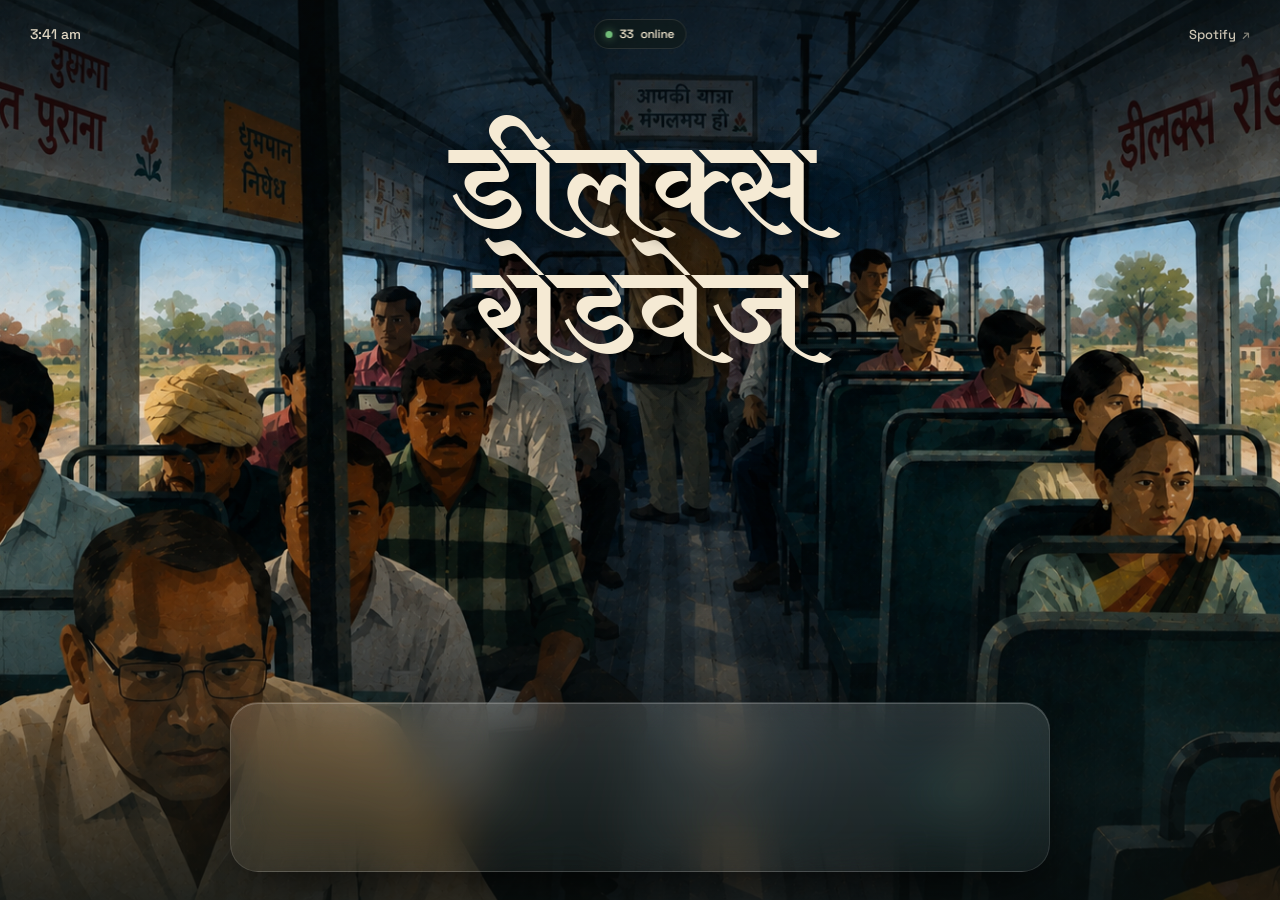
<file: index.html>
<!DOCTYPE html>
<html lang="hi">
<head>
    <meta charset="UTF-8">

    <meta
        name="viewport"
        content="width=device-width, initial-scale=1.0, viewport-fit=cover"
    >

    <title>डीलक्स रोडवेज</title>

    <link
        rel="icon"
        type="image/svg+xml"
        href="data:image/svg+xml,%3Csvg xmlns='http://www.w3.org/2000/svg' viewBox='0 0 32 32'%3E%3Crect x='2' y='2' width='28' height='24' rx='4' fill='%232563EB'/%3E%3Crect x='5' y='5' width='22' height='9' rx='2' fill='%2393C5FD'/%3E%3Cline x1='2' y1='17' x2='30' y2='17' stroke='%231E40AF' stroke-width='1.5'/%3E%3Ccircle cx='6.5' cy='21' r='1.75' fill='%23FDE047'/%3E%3Ccircle cx='25.5' cy='21' r='1.75' fill='%23FDE047'/%3E%3Crect x='12' y='20' width='8' height='2' rx='1' fill='%231E40AF'/%3E%3Crect x='5' y='26' width='5' height='4' rx='1' fill='%231E293B'/%3E%3Crect x='22' y='26' width='5' height='4' rx='1' fill='%231E293B'/%3E%3C/svg%3E"
    >

    <link rel="preconnect" href="https://fonts.googleapis.com">
    <link rel="preconnect" href="https://fonts.gstatic.com" crossorigin>

    <link
        href="https://fonts.googleapis.com/css2?family=Amita:wght@400;700&family=Cormorant:wght@300;400;500;600;700&family=Space+Grotesk:wght@400;500;600;700&display=swap"
        rel="stylesheet"
    >

    <style>
/* =========================================
   DELUXE ROADWAYS
   VISUAL THEME
========================================= */

:root {

    --cream: #f5ead4;
    --cream-soft: #e9dcc4;

    --dark: #17201c;
    --dark-soft: rgba(20, 28, 25, 0.86);

    --gold: #d1ad70;
    --green: #78927b;

    --white-soft: rgba(255, 255, 255, 0.72);

}


/* =========================================
   RESET
========================================= */

* {

    margin: 0;
    padding: 0;

    box-sizing: border-box;

}


html,
body {

    width: 100%;
    height: 100%;

}


html {

    background: #101613;

}


body {

    font-family:
        "Space Grotesk",
        sans-serif;

    background: #101613;

    color: var(--cream);

    overflow: hidden;

}


/* =========================================
   SCENE
========================================= */

.scene {

    position: relative;

    width: 100vw;
    width: 100dvw;

    height: 100vh;
    height: 100dvh;

    min-height: 100svh;

    background-image:
        url("assets/b12.png");

    background-size: cover;

    background-position: center;

    background-repeat: no-repeat;

}


/* =========================================
   CINEMATIC OVERLAY
========================================= */

.overlay {

    position: absolute;

    inset: 0;

    background:

        linear-gradient(
            180deg,
            rgba(12, 18, 16, 0.30) 0%,
            rgba(12, 18, 16, 0.03) 40%,
            rgba(12, 18, 16, 0.08) 60%,
            rgba(12, 18, 16, 0.62) 100%
        );

    pointer-events: none;

}


/* =========================================
   TOP BAR
========================================= */

.topbar {

    position: absolute;

    top: 0;
    left: 0;

    width: 100%;

    padding: 25px 30px;

    display: flex;

    align-items: center;

    z-index: 20;

}


/* =========================================
   CLOCK
========================================= */

.time {

    font-size: 14px;

    font-weight: 500;

    color: var(--cream);

    opacity: 0.9;

}


/* =========================================
   ONLINE
========================================= */

.online {

    position: absolute;

    left: 50%;

    transform: translateX(-50%);

    display: flex;

    align-items: center;

    gap: 7px;

    padding: 6px 11px;

    border-radius: 20px;

    background:
        rgba(18, 27, 23, 0.55);

    border:
        1px solid
        rgba(245, 234, 212, 0.12);

    backdrop-filter: blur(8px);

    -webkit-backdrop-filter: blur(8px);

    font-size: 12px;

    font-weight: 500;

    color: #fff3d8;

    opacity: 0.95;

}


.online-dot {

    width: 7px;
    height: 7px;

    flex-shrink: 0;

    border-radius: 50%;

    background: #78c77f;

    box-shadow:
        0 0 8px
        rgba(120, 199, 127, 0.7);

}


/* =========================================
   TOP LINKS
========================================= */

.links {

    margin-left: auto;

    display: flex;

    gap: 24px;

}


.links a {

    color: var(--cream);

    text-decoration: none;

    font-size: 13px;

    font-weight: 500;

    opacity: 0.82;

    transition:
        color 0.2s ease,
        opacity 0.2s ease;

}


.links a:hover {

    color: var(--gold);

    opacity: 1;

}


.links a span {

    margin-left: 3px;

    opacity: 0.6;

}


/* =========================================
   TITLE
========================================= */

.hero {

    position: absolute;

    top: 15%;

    left: 50%;

    transform:
        translateX(-50%);

    width: 90%;

    text-align: center;

    z-index: 10;

    pointer-events: none;

}


/* =========================================
   TITLE GLOW
========================================= */

.hero::before {

    content: "";

    position: absolute;

    left: 50%;
    top: 50%;

    width: 600px;
    height: 350px;

    transform:
        translate(-50%, -50%);

    background:

        radial-gradient(
            ellipse,
            rgba(20, 18, 14, 0.22) 0%,
            rgba(20, 18, 14, 0.08) 45%,
            transparent 72%
        );

    z-index: -1;

    pointer-events: none;

}


/* =========================================
   ROADWAYS TITLE
========================================= */

.roadways-title {

    margin: 0;
    padding: 0;

    display: flex;

    flex-direction: column;

    align-items: center;

    font-family:
        "Amita",
        serif;

    font-weight: 700;

    line-height: 1;

    letter-spacing: 0;

    color: var(--cream);

    text-shadow:

        0 4px 10px
        rgba(0, 0, 0, 0.28),

        0 10px 30px
        rgba(0, 0, 0, 0.22);

}


.roadways-title .deluxe {

    font-size:
        clamp(75px, 9vw, 145px);

    transform:
        translateX(-8px);

    margin-bottom: 10px;

}


.roadways-title .roadways {

    font-size:
        clamp(75px, 9vw, 145px);

}


/* =========================================
   PLAYER
========================================= */

.player {

    position: fixed;

    left: 50%;

    bottom:
        calc(28px + env(safe-area-inset-bottom));

    transform:
        translateX(-50%);

    width:
        min(
            780px,
            calc(100vw - 40px)
        );

    min-height: 94px;

    padding: 10px 18px;

    display: flex;

    align-items: center;

    gap: 17px;

    z-index: 9999;

    border-radius: 52px;

    background:
        rgba(20, 27, 24, 0.48);

    backdrop-filter:
        blur(12px);

    -webkit-backdrop-filter:
        blur(12px);

    border:
        1px solid
        rgba(245, 234, 212, 0.18);

    box-shadow:
        0 18px 50px
        rgba(0, 0, 0, 0.38);

}


/* =========================================
   ALBUM ART
========================================= */

.album-art {

    width: 68px;
    height: 68px;

    flex-shrink: 0;

    overflow: hidden;

    border-radius: 50%;

    border:
        1px solid
        rgba(245, 234, 212, 0.16);

    box-shadow:
        0 6px 18px
        rgba(0, 0, 0, 0.35);

}


.album-art img {

    width: 100%;
    height: 100%;

    display: block;

    object-fit: cover;

}


/* =========================================
   HIDDEN YOUTUBE PLAYER
========================================= */

#youtube-player {

    position: fixed;

    width: 1px;
    height: 1px;

    left: -9999px;
    top: -9999px;

    opacity: 0;

    pointer-events: none;

}


/* =========================================
   TRACK INFO
========================================= */

.track-info {

    flex: 1;

    min-width: 0;

}


/* =========================================
   NOW PLAYING
========================================= */

.now-playing {

    margin-bottom: 3px;

    font-size: 8px;

    font-weight: 600;

    letter-spacing: 1.5px;

    color: var(--gold);

    opacity: 0.9;

}


/* =========================================
   SONG
========================================= */

.song-name {

    font-size: 15px;

    font-weight: 600;

    color: var(--cream);

    white-space: nowrap;

    overflow: hidden;

    text-overflow: ellipsis;

}


/* =========================================
   ARTIST
========================================= */

.artist {

    margin-top: 3px;

    font-size: 11px;

    color: var(--white-soft);

    white-space: nowrap;

    overflow: hidden;

    text-overflow: ellipsis;

}


/* =========================================
   PROGRESS
========================================= */

.progress-container {

    margin-top: 9px;

}


.progress-bar {

    width: 100%;

    height: 3px;

    background:
        rgba(245, 234, 212, 0.18);

    border-radius: 10px;

    cursor: pointer;

    overflow: hidden;

}


.progress-bar:focus-visible {

    outline:
        1px solid
        var(--gold);

    outline-offset: 4px;

}


.progress {

    width: 0%;

    height: 100%;

    background:
        var(--gold);

    border-radius: 10px;

}


/* =========================================
   TIME LABELS
========================================= */

.time-labels {

    display: flex;

    justify-content: space-between;

    margin-top: 4px;

    font-size: 8px;

    color:
        rgba(245, 234, 212, 0.42);

}


/* =========================================
   CONTROLS
========================================= */

.controls {

    display: flex;

    align-items: center;

    gap: 13px;

    flex-shrink: 0;

}


.controls button {

    border: none;

    background: transparent;

    color: var(--cream);

    cursor: pointer;

    font-family:
        "Space Grotesk",
        sans-serif;

    -webkit-tap-highlight-color:
        transparent;

}


/* =========================================
   PREVIOUS / NEXT
========================================= */

.side-button {

    width: 26px;
    height: 35px;

    display: flex;

    align-items: center;
    justify-content: center;

    font-size: 12px;

    opacity: 0.55;

    transition:
        color 0.2s ease,
        opacity 0.2s ease,
        transform 0.2s ease;

}


.side-button:hover {

    color: var(--gold);

    opacity: 1;

    transform:
        scale(1.08);

}


.side-button:focus-visible {

    outline:
        1px solid
        var(--gold);

    outline-offset: 3px;

}


/* =========================================
   PLAY
========================================= */

.play-button {

    width: 50px;
    height: 50px;

    display: flex;

    align-items: center;
    justify-content: center;

    flex-shrink: 0;

    border-radius: 50%;

    background:
        var(--cream) !important;

    color:
        #18201c !important;

    font-size: 16px;

    font-weight: 600;

    box-shadow:
        0 5px 20px
        rgba(0, 0, 0, 0.25);

    transition:
        background 0.18s ease,
        transform 0.18s ease;

}


.play-button:hover {

    background:
        var(--gold) !important;

    transform:
        scale(1.06);

}


.play-button:active {

    transform:
        scale(0.94);

}


.play-button:focus-visible {

    outline:
        2px solid
        var(--gold);

    outline-offset: 4px;

}


/* =========================================
   MOBILE
========================================= */

@media (max-width: 700px) {

    .topbar {

        padding:
            18px 20px;

    }


    .online {

        display: none;

    }


    .links {

        gap: 14px;

    }


    .links a {

        font-size: 11px;

    }


    /* TITLE */

    .hero {

        top: 11%;

    }


    .roadways-title .deluxe {

        font-size: 68px;

    }


    .roadways-title .roadways {

        font-size: 68px;

    }


    /* =================================
       MOBILE PLAYER
    ================================== */

    .player {

        position: fixed;

        left: 50%;

        bottom:
            calc(
                10px +
                env(safe-area-inset-bottom)
            );

        transform:
            translateX(-50%);

        width:
            calc(100vw - 20px);

        min-height: 82px;

        padding:
            8px 11px;

        gap: 11px;

        z-index: 99999;

        border-radius: 44px;

        background:
            rgba(20, 27, 24, 0.82);

        backdrop-filter:
            blur(14px);

        -webkit-backdrop-filter:
            blur(14px);

        border:
            1px solid
            rgba(245, 234, 212, 0.18);

        box-shadow:
            0 12px 40px
            rgba(0, 0, 0, 0.55);

    }


    .album-art {

        width: 54px;
        height: 54px;

    }


    .track-info {

        flex: 1;

        min-width: 0;

    }


    .now-playing {

        font-size: 7px;

    }


    .song-name {

        font-size: 13px;

    }


    .artist {

        font-size: 10px;

    }


    .progress-container {

        margin-top: 7px;

    }


    .controls {

        gap: 5px;

        flex-shrink: 0;

    }


    .side-button {

        display: flex;

        width: 21px;
        height: 35px;

        font-size: 10px;

    }


    .play-button {

        width: 44px;
        height: 44px;

        font-size: 14px;

    }

}


/* =========================================
   VERY SMALL MOBILE
========================================= */

@media (max-width: 400px) {

    .roadways-title .deluxe {

        font-size: 47px;

    }


    .roadways-title .roadways {

        font-size: 59px;

    }


    .links a {

        font-size: 10px;

    }


    .player {

        width:
            calc(100vw - 14px);

        bottom:
            calc(
                7px +
                env(safe-area-inset-bottom)
            );

        min-height: 78px;

        padding:
            7px 9px;

        gap: 8px;

        border-radius: 40px;

    }


    .album-art {

        width: 48px;
        height: 48px;

    }


    .song-name {

        font-size: 12px;

    }


    .artist {

        font-size: 9px;

    }


    .controls {

        gap: 2px;

    }


    .side-button {

        width: 18px;

        font-size: 9px;

    }


    .play-button {

        width: 42px;
        height: 42px;

    }

}
        /* =================================
           SPOTIFY EMBED OVERRIDES
        ================================= */

        .spotify-player {
            width: min(820px, calc(100vw - 40px));
            padding: 8px;
            min-height: 0;
            border-radius: 28px;
            background: linear-gradient(
                180deg,
                rgba(255, 255, 255, 0.15),
                rgba(255, 255, 255, 0.055)
            );
            backdrop-filter: blur(24px) saturate(1.7);
            -webkit-backdrop-filter: blur(24px) saturate(1.7);
            border: 1px solid rgba(255,255,255,0.10);
            box-shadow:
                0 16px 48px -12px rgba(0,0,0,0.8),
                inset 0 1px 0 rgba(255,255,255,0.2);
        }

        .spotify-embed {
            width: 100%;
            overflow: hidden;
            border-radius: 20px;
        }

        .spotify-embed iframe {
            display: block;
            width: 100%;
            height: 152px;
            border: 0;
        }

        @media (orientation: portrait) {
            .scene {
                background-image: url("assets/tall.png");
            }
        }

        @media (max-width: 700px) {
            .spotify-player {
                width: calc(100vw - 20px);
                padding: 6px;
                border-radius: 24px;
            }

            .spotify-embed {
                border-radius: 18px;
            }
        }
    </style>
</head>

<body>

    <div class="scene">

        <div class="overlay"></div>

        <header class="topbar">

            <div class="time" id="time">
                6:00 pm
            </div>

            <div class="online">

                <span class="online-dot"></span>

                <span id="listeners">34</span>

                <span>online</span>

            </div>

            <nav class="links">

                <a
                    href="https://open.spotify.com/playlist/0rmIgHUJdj45xxIl9zPd2I"
                    target="_blank"
                    rel="noopener noreferrer"
                >
                    Spotify
                    <span>↗</span>
                </a>

            </nav>

        </header>

        <section class="hero">

            <h1 class="roadways-title">

                <span class="deluxe">
                    डीलक्स
                </span>

                <span class="roadways">
                    रोडवेज
                </span>

            </h1>

        </section>

        <section
            class="player spotify-player"
            aria-label="Spotify music player"
        >

            <div class="spotify-embed">

                <iframe
                    src="https://open.spotify.com/embed/playlist/0rmIgHUJdj45xxIl9zPd2I?utm_source=generator&theme=0"
                    width="100%"
                    height="152"
                    frameborder="0"
                    allowfullscreen=""
                    allow="autoplay; clipboard-write; encrypted-media; fullscreen; picture-in-picture"
                    loading="lazy"
                    title="Deluxe Roadways Spotify Playlist"
                ></iframe>

            </div>

        </section>

    </div>

    <script>
/* DELUXE ROADWAYS - INLINE JS */

const timeElement = document.getElementById("time");
const listenersElement = document.getElementById("listeners");

function updateClock() {
    if (!timeElement) return;

    timeElement.textContent = new Intl.DateTimeFormat("en-IN", {
        timeZone: "Asia/Kolkata",
        hour: "numeric",
        minute: "2-digit",
        hour12: true
    }).format(new Date());
}

function updateListeners() {
    if (!listenersElement) return;

    const base = 34;
    const variation = Math.floor(Math.random() * 7) - 3;

    listenersElement.textContent = Math.max(1, base + variation);
}

updateClock();
updateListeners();

setInterval(updateClock, 1000);
setInterval(updateListeners, 30000);

    </script>

</body>
</html>
</file>
